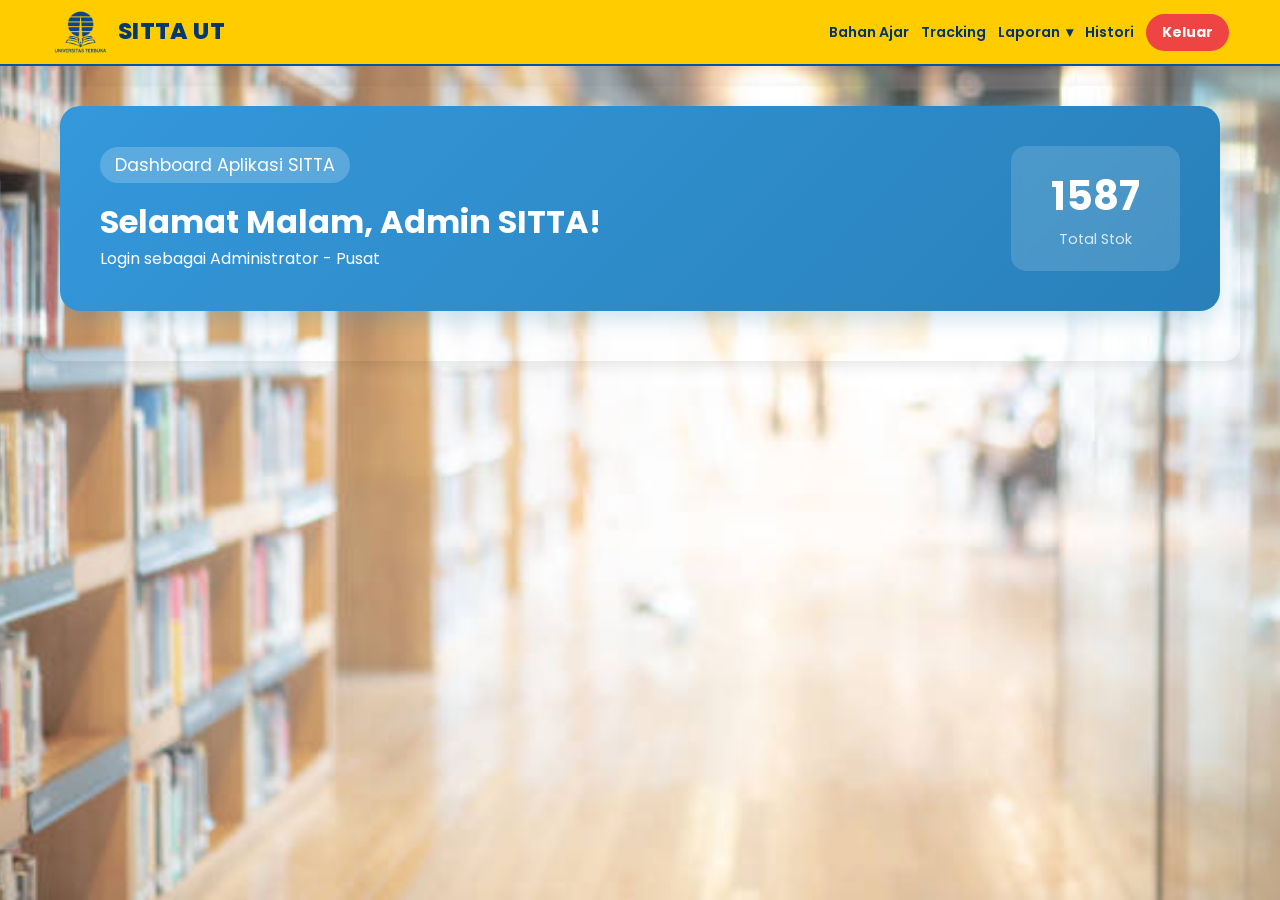
<file: dashboard.html>
<!DOCTYPE html>
<html lang="id">
<head>
    <meta charset="UTF-8">
    <meta name="viewport" content="width=device-width, initial-scale=1.0">
    <title>Dashboard SITTA - Universitas Terbuka</title>
    <link rel="stylesheet" href="css/style.css">
    <link href="https://fonts.googleapis.com/css2?family=Poppins:wght@300;400;600;700&amp;display=swap" rel="stylesheet">
</head>
<body>

    
    <nav class="main-nav nav-minimal">
        <a href="dashboard.html" class="nav-brand-container">
            <div class="nav-brand">
                <img src="img/logo_ut.png" alt="Logo UT" class="nav-logo">
                <div class="brand-text">
                    <span>SITTA UT</span>
                </div>
            </div>
        </a>

        <div class="nav-links">
            <a href="stock.html" class="nav-item">Bahan Ajar</a>
            <a href="tracking.html" class="nav-item">Tracking</a>

            <div class="dropdown">
                <a href="#" class="dropbtn">Laporan <span class="arrow">▾</span></a>
                <div class="dropdown-content">
                    <a href="#">Monitoring Progress DO Bahan Ajar</a>
                    <a href="#">Rekap Bahan Ajar</a>
                </div>
            </div>

            <a href="histori.html" class="nav-item">Histori</a>
            <a href="index.html" class="logout-link logout-minimal">Keluar</a>
        </div>
    </nav>

    
        <div class="dashboard-container">
            <div class="welcome-banner">
        <div class="banner-content">
            <span class="badge">Dashboard Aplikasi SITTA</span>
            <!-- ID ini yang akan kita targetkan untuk greeting dan nama -->
            <h1 id="welcomeText">Selamat Datang!</h1> 
            <p id="userRoleText">Login sebagai Administrator - Pusat</p>
        </div>
        <div class="stats-box">
            <span class="stats-number">1587</span>
            <span class="stats-label">Total Stok</span>
        </div>
    </div>


<!-- GREETING --> 
<script>
    function updateDashboardGreeting() {
        const welcomeElement = document.getElementById('welcomeText');
        const roleElement = document.getElementById('userRoleText');
        
        // 1. Ambil Jam Lokal
        const now = new Date();
        const hours = now.getHours();
        let greeting;

        // 2. Logika Waktu
        if (hours >= 5 && hours < 11) {
            greeting = "Selamat Pagi";
        } else if (hours >= 11 && hours < 15) {
            greeting = "Selamat Siang";
        } else if (hours >= 15 && hours < 18) {
            greeting = "Selamat Sore";
        } else {
            greeting = "Selamat Malam";
        }

        // 3. Ambil Data User dari LocalStorage
        const loggedInUser = localStorage.getItem('userNama') || "Admin SITTA";
        const loggedInRole = localStorage.getItem('userRole') || "Administrator - Pusat";

        // 4. Tampilkan Gabungan Sapaan + Nama
        welcomeElement.innerText = `${greeting}, ${loggedInUser}!`;
        roleElement.innerText = "Login sebagai " + loggedInRole;
    }

    // Jalankan fungsi saat halaman dimuat
    window.onload = updateDashboardGreeting;
</script>

</body>
</html>
</file>
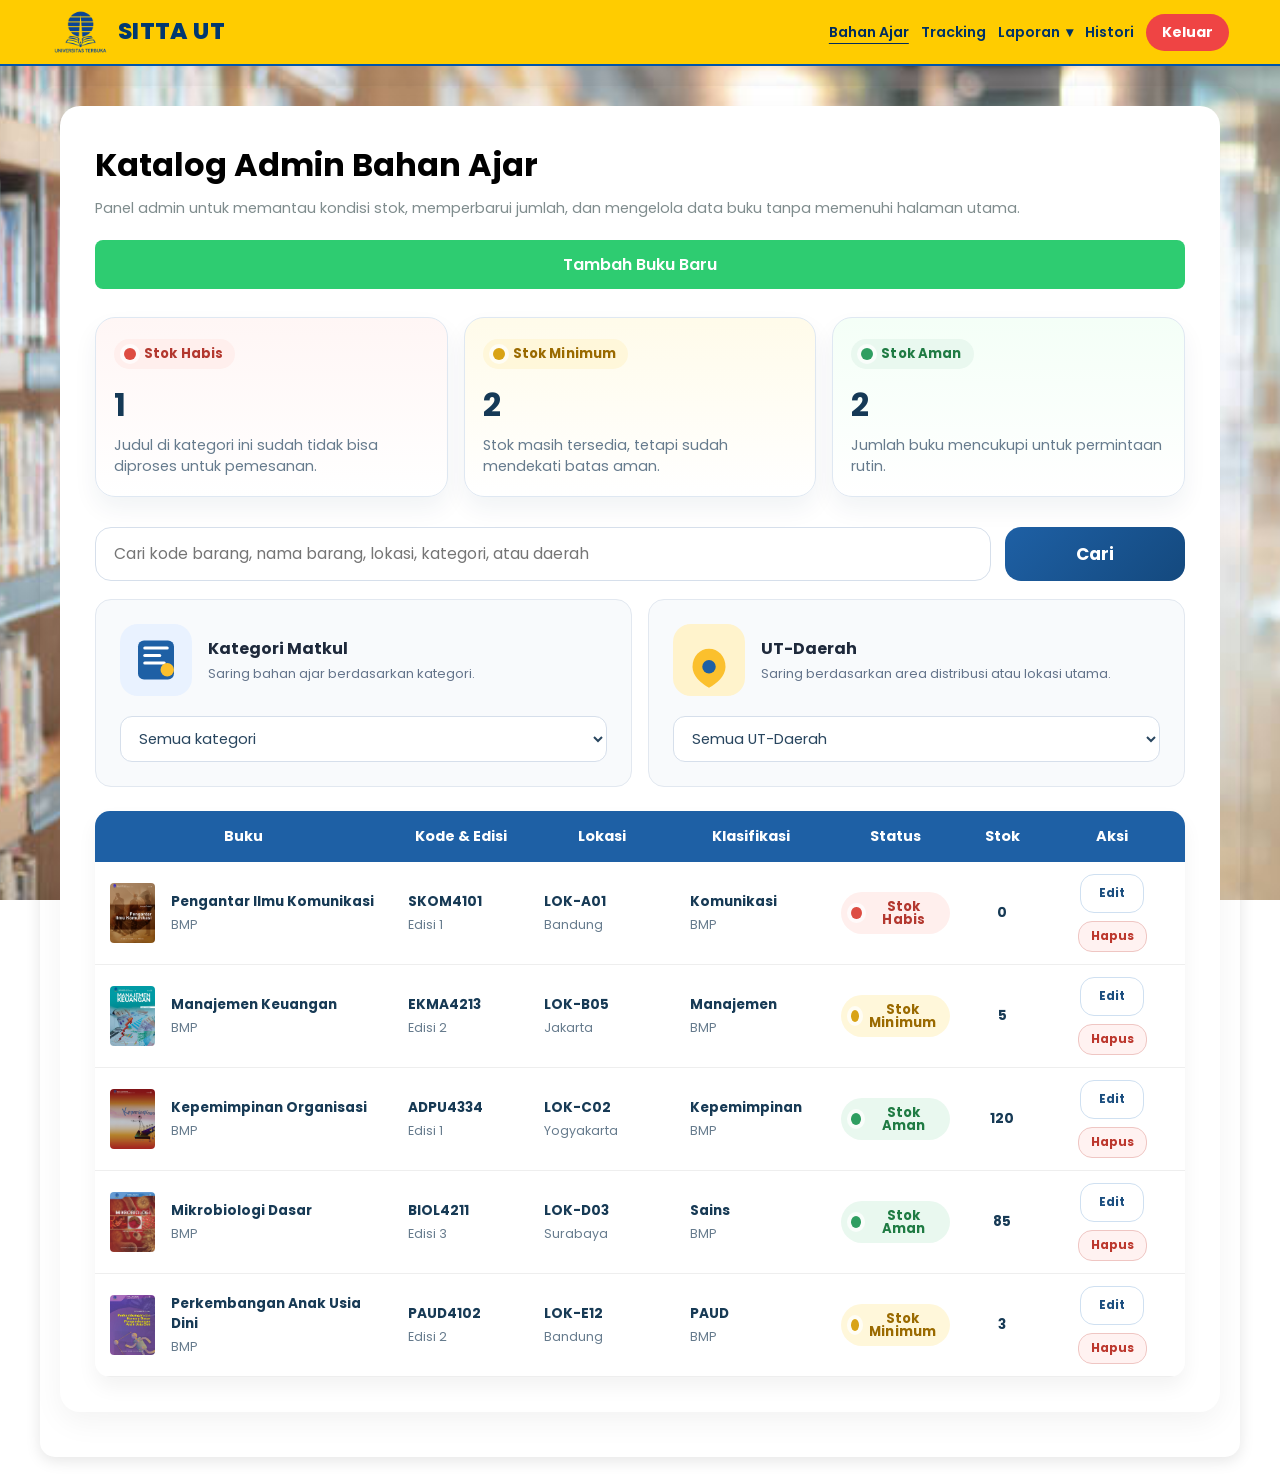
<file: stock.html>
<!DOCTYPE html>
<html lang="id">
<head>
    <meta charset="UTF-8">
    <meta name="viewport" content="width=device-width, initial-scale=1.0">
    <title>Informasi Stok Bahan Ajar - SITTA UT</title>
    <link rel="stylesheet" href="css/style.css">
    <link href="https://fonts.googleapis.com/css2?family=Poppins:wght@300;400;600;700&amp;display=swap" rel="stylesheet">
    <style>
        /* CSS Khusus Efek Zoom Cover Buku */
        .admin-book-cell {
            overflow: visible !important; /* Memastikan gambar tidak terpotong saat membesar */
        }
        .img-table {
            transition: transform 0.2s ease-in-out, box-shadow 0.2s ease-in-out;
            cursor: zoom-in;
            transform-origin: center left; /* Agar membesar ke arah kanan/tengah, tidak menutupi kolom kiri */
        }
        .img-table:hover {
            transform: scale(2.5) !important; /* Memperbesar gambar hingga 2.5 kali lipat saat di-hover */
            position: relative;
            z-index: 9999 !important; /* Memastikan gambar berada di paling depan di atas teks dan baris lain */
            box-shadow: 0 10px 25px rgba(0, 0, 0, 0.35) !important; /* Memberikan bayangan agar terlihat estetik */
        }
    </style>
</head>
<body>
    <nav class="main-nav nav-minimal">
        <a href="dashboard.html" class="nav-brand-container">
            <div class="nav-brand">
                <img src="img/logo_ut.png" alt="Logo UT" class="nav-logo">
                <div class="brand-text">
                    <span>SITTA UT</span>
                </div>
            </div>
        </a>

        <div class="nav-links">
            <a href="stock.html" class="nav-item" aria-current="page">Bahan Ajar</a>
            <a href="tracking.html" class="nav-item">Tracking</a>
            <div class="dropdown">
                <a href="#" class="dropbtn">Laporan <span class="arrow">▾</span></a>
                <div class="dropdown-content">
                    <a href="#">Monitoring Progress DO Bahan Ajar</a>
                    <a href="#">Rekap Bahan Ajar</a>
                </div>
            </div>
            <a href="histori.html" class="nav-item">Histori</a>
            <a href="index.html" class="logout-link logout-minimal">Keluar</a>
        </div>
    </nav>

    <div class="dashboard-container">
        <div class="content-card stock-card">
            <div class="stock-header">
                <div>
                    <h1>Katalog Admin Bahan Ajar</h1>
                    <p class="subtitle">Panel admin untuk memantau kondisi stok, memperbarui jumlah, dan mengelola data buku tanpa memenuhi halaman utama.</p>
                </div>
                <div class="admin-top-actions">
                    <button type="button" class="btn-search admin-link-btn" id="openAddBookBtn">Tambah Buku Baru</button>
                </div>
            </div>

            <div class="stock-status-grid">
                <div class="stock-alert-card stock-alert-red">
                    <span class="stock-indicator stock-indicator-red"><span class="stock-indicator-icon">•</span><span>Stok Habis</span></span>
                    <strong id="countRed">0</strong>
                    <p>Judul di kategori ini sudah tidak bisa diproses untuk pemesanan.</p>
                </div>
                <div class="stock-alert-card stock-alert-yellow">
                    <span class="stock-indicator stock-indicator-yellow"><span class="stock-indicator-icon">•</span><span>Stok Minimum</span></span>
                    <strong id="countYellow">0</strong>
                    <p>Stok masih tersedia, tetapi sudah mendekati batas aman.</p>
                </div>
                <div class="stock-alert-card stock-alert-green">
                    <span class="stock-indicator stock-indicator-green"><span class="stock-indicator-icon">•</span><span>Stok Aman</span></span>
                    <strong id="countGreen">0</strong>
                    <p>Jumlah buku mencukupi untuk permintaan rutin.</p>
                </div>
            </div>

            <form id="inventoryForm" class="search-container search-panel">
                <div class="search-single-row">
                    <div class="search-input-wrap">
                        <input type="text" id="globalSearch" placeholder="Cari kode barang, nama barang, lokasi, kategori, atau daerah">
                    </div>
                    <button type="submit" class="btn-search">Cari</button>
                </div>

                <div class="image-filter-grid">
                    <label class="image-filter-card" for="filterCategory">
                        <div class="filter-main-content">
                            <div class="filter-visual filter-subject">
                                <img
                                    src="data:image/svg+xml;utf8,%3Csvg xmlns='http://www.w3.org/2000/svg' viewBox='0 0 96 96'%3E%3Crect width='96' height='96' rx='24' fill='%23e9f2ff'/%3E%3Crect x='24' y='22' width='48' height='52' rx='8' fill='%231e60a5'/%3E%3Crect x='31' y='30' width='34' height='4' rx='2' fill='white'/%3E%3Crect x='31' y='40' width='24' height='4' rx='2' fill='white'/%3E%3Crect x='31' y='50' width='30' height='4' rx='2' fill='white'/%3E%3Ccircle cx='63' cy='61' r='9' fill='%23fbc02d'/%3E%3C/svg%3E"
                                    alt="Ikon kategori matkul"
                                >
                            </div>
                            <div class="filter-copy">
                                <span class="filter-label">Kategori Matkul</span>
                                <span class="filter-desc">Saring bahan ajar berdasarkan kategori.</span>
                            </div>
                        </div>
                        <select id="filterCategory" class="filter-select-box">
                            <option value="">Semua Kategori</option>
                            <option value="Komunikasi">Komunikasi</option>
                            <option value="Manajemen">Manajemen</option>
                            <option value="Kepemimpinan">Kepemimpinan</option>
                            <option value="Sains">Sains</option>
                            <option value="PAUD">PAUD</option>
                            <option value="Umum">Umum</option>
                        </select>
                    </label>

                    <label class="image-filter-card" for="filterRegion">
                        <div class="filter-main-content">
                            <div class="filter-visual filter-region">
                                <img
                                    src="data:image/svg+xml;utf8,%3Csvg xmlns='http://www.w3.org/2000/svg' viewBox='0 0 96 96'%3E%3Crect width='96' height='96' rx='24' fill='%23fff3cc'/%3E%3Cpath d='M26 57c0-14 10-24 22-24s22 10 22 24c0 12-11 22-22 28C37 79 26 69 26 57Z' fill='%23fbc02d'/%3E%3Ccircle cx='48' cy='57' r='9' fill='%231e60a5'/%3E%3C/svg%3E"
                                    alt="Ikon filter UT-Daerah"
                                >
                            </div>
                            <div class="filter-copy">
                                <span class="filter-label">UT-Daerah</span>
                                <span class="filter-desc">Saring berdasarkan area distribusi atau lokasi utama.</span>
                            </div>
                        </div>
                        <select id="filterRegion" class="filter-select-box">
                            <option value="">Semua UT-Daerah</option>
                            <option value="Bandung">Bandung</option>
                            <option value="Jakarta">Jakarta</option>
                            <option value="Yogyakarta">Yogyakarta</option>
                            <option value="Surabaya">Surabaya</option>
                        </select>
                    </label>
                </div>
            </form>

            <div class="table-container stock-table-wrap admin-table-wrap">
                <table class="admin-stock-table">
                    <thead>
                        <tr>
                            <th>Buku</th>
                            <th>Kode & Edisi</th>
                            <th>Lokasi</th>
                            <th>Klasifikasi</th>
                            <th>Status</th>
                            <th>Stok</th>
                            <th>Aksi</th>
                        </tr>
                    </thead>
                    <tbody id="mainTableBody"></tbody>
                </table>
                <p id="emptyState" class="empty-state" hidden>Tidak ada data yang cocok dengan pencarian atau filter yang dipilih.</p>
            </div>
        </div>
    </div>

    <div id="bookFormModal" class="book-modal" hidden>
        <div class="book-modal-backdrop" data-close-modal="bookFormModal"></div>
        <div class="book-modal-panel admin-modal-panel" role="dialog" aria-modal="true" aria-labelledby="bookFormTitle">
            <button type="button" class="modal-close" data-close-button="bookFormModal" aria-label="Tutup popup">×</button>
            <div class="admin-modal-body">
                <div class="section-head admin-modal-head">
                    <div>
                        <h2 id="bookFormTitle">Tambah Buku Baru</h2>
                        <p id="bookFormSubtitle" class="subtitle">Lengkapi data buku baru agar langsung masuk ke katalog admin dan user.</p>
                    </div>
                </div>
                <form id="bookForm" class="user-order-form">
                    <div class="input-group">
                        <label for="bookFormMode">Mode Form</label>
                        <input type="text" id="bookFormMode" readonly value="Tambah Buku">
                    </div>
                    <div class="user-form-grid">
                        <div class="input-group">
                            <label for="formKodeBarang">Kode Barang</label>
                            <input type="text" id="formKodeBarang" required>
                        </div>
                        <div class="input-group">
                            <label handle for="formNamaBarang">Nama Barang</label>
                            <input type="text" id="formNamaBarang" required>
                        </div>
                        <div class="input-group">
                            <label for="formKodeLokasi">Kode Lokasi</label>
                            <input type="text" id="formKodeLokasi" required>
                        </div>
                        <div class="input-group">
                            <label for="formJenisBarang">Jenis</label>
                            <input type="text" id="formJenisBarang" value="BMP" required>
                        </div>
                        <div class="input-group">
                            <label for="formEdisi">Edisi</label>
                            <input type="text" id="formEdisi" value="1" required>
                        </div>
                        <div class="input-group">
                            <label for="formStok">Stok</label>
                            <input type="number" id="formStok" min="0" value="0" required>
                        </div>
                        <div class="input-group">
                            <label for="formKategori">Kategori</label>
                            <select id="formKategori">
                                <option value="Komunikasi">Komunikasi</option>
                                <option value="Manajemen">Manajemen</option>
                                <option value="Kepemimpinan">Kepemimpinan</option>
                                <option value="Sains">Sains</option>
                                <option value="PAUD">PAUD</option>
                                <option value="Umum">Umum</option>
                            </select>
                        </div>
                        <div class="input-group">
                            <label for="formRegion">UT-Daerah</label>
                            <input type="text" id="formRegion" placeholder="Contoh: Bandung" required>
                        </div>
                        <div class="input-group">
                            <label for="formCover">Path Gambar</label>
                            <input type="text" id="formCover" placeholder="img/nama-file.jpg" required>
                        </div>
                    </div>
                    <div class="order-actions">
                        <button type="submit" class="btn-search order-submit" id="bookFormSubmit">Simpan Buku</button>
                        <p id="bookFormFeedback" class="order-feedback"></p>
                    </div>
                </form>
            </div>
        </div>
    </div>

    <script src="js/data.js"></script>
    <script src="js/inventoryStore.js"></script>
    <script>
        document.addEventListener('DOMContentLoaded', function () {
            const searchForm = document.getElementById('inventoryForm');
            const searchInput = document.getElementById('globalSearch');
            const categoryFilter = document.getElementById('filterCategory');
            const regionFilter = document.getElementById('filterRegion');
            const tableBody = document.getElementById('mainTableBody');
            const emptyState = document.getElementById('emptyState');
            const bookForm = document.getElementById('bookForm');
            const bookFormFeedback = document.getElementById('bookFormFeedback');
            const openAddBookBtn = document.getElementById('openAddBookBtn');
            const bookFormModal = document.getElementById('bookFormModal');
            const counts = {
                red: document.getElementById('countRed'),
                yellow: document.getElementById('countYellow'),
                green: document.getElementById('countGreen')
            };

            let formMode = 'create';
            let editingCode = '';

            window.openModal = function(id) {
                document.getElementById(id).hidden = false;
                document.body.classList.add('modal-open');
            }

            window.closeModal = function(id) {
                document.getElementById(id).hidden = true;
                if (!Array.from(document.querySelectorAll('.book-modal')).some(function (modal) { return !modal.hidden; })) {
                    document.body.classList.remove('modal-open');
                }
            }

            function renderFilterOptions() {
                const books = inventoryStore.getInventory();
                const categoryValue = categoryFilter.value;
                const regionValue = regionFilter.value;
                const categories = Array.from(new Set(books.map(function (book) {
                    return book.kategori || 'Umum';
                }))).sort();
                const regions = Array.from(new Set(books.map(function (book) {
                    return book.region || '';
                }).filter(Boolean))).sort();

                categoryFilter.innerHTML = '<option value="">Semua kategori</option>' + categories.map(function (item) {
                    const selected = item === categoryValue ? ' selected' : '';
                    return '<option value="' + item + '"' + selected + '>' + item + '</option>';
                }).join('');

                regionFilter.innerHTML = '<option value="">Semua UT-Daerah</option>' + regions.map(function (item) {
                    const selected = item === regionValue ? ' selected' : '';
                    return '<option value="' + item + '"' + selected + '>' + item + '</option>';
                }).join('');
            }

            function resetBookForm() {
                formMode = 'create';
                editingCode = '';
                document.getElementById('bookFormTitle').textContent = 'Tambah Buku Baru';
                document.getElementById('bookFormSubtitle').textContent = 'Lengkapi data buku baru agar langsung masuk ke katalog admin dan user.';
                document.getElementById('bookFormMode').value = 'Tambah Buku';
                document.getElementById('bookFormSubmit').textContent = 'Simpan Buku';
                bookForm.reset();
                document.getElementById('formJenisBarang').value = 'BMP';
                document.getElementById('formEdisi').value = '1';
                document.getElementById('formStok').value = '0';
                document.getElementById('formKodeBarang').readOnly = false;
                bookFormFeedback.textContent = '';
            }

            function fillBookForm(book) {
                formMode = 'edit';
                editingCode = book.kodeBarang;
                document.getElementById('bookFormTitle').textContent = 'Edit Data Buku';
                document.getElementById('bookFormSubtitle').textContent = 'Perbarui data buku yang dipilih tanpa pindah ke panel terpisah.';
                document.getElementById('bookFormMode').value = 'Edit Buku';
                document.getElementById('bookFormSubmit').textContent = 'Update Buku';
                document.getElementById('formKodeBarang').value = book.kodeBarang;
                document.getElementById('formNamaBarang').value = book.namaBarang;
                document.getElementById('formKodeLokasi').value = book.kodeLokasi;
                document.getElementById('formJenisBarang').value = book.jenisBarang;
                document.getElementById('formEdisi').value = book.edisi;
                document.getElementById('formKategori').value = book.kategori || 'Umum';
                document.getElementById('formRegion').value = book.region || '';
                document.getElementById('formStok').value = book.stok;
                document.getElementById('formCover').value = book.cover;
                document.getElementById('formKodeBarang').readOnly = true;
                bookFormFeedback.textContent = '';
            }

            function renderTable() {
                const books = inventoryStore.getInventory();
                const keyword = searchInput.value.toLowerCase().trim();
                const selectedCategory = categoryFilter.value.toLowerCase();
                const selectedRegion = regionFilter.value.toLowerCase();
                const summary = { red: 0, yellow: 0, green: 0 };

                books.forEach(function (book) {
                    summary[inventoryStore.getStockStatus(book.stok).key] += 1;
                });

                counts.red.textContent = String(summary.red);
                counts.yellow.textContent = String(summary.yellow);
                counts.green.textContent = String(summary.green);
                renderFilterOptions();

                const filtered = books.filter(function (book) {
                    const rowText = [
                        book.kodeLokasi,
                        book.kodeBarang,
                        book.namaBarang,
                        book.jenisBarang,
                        book.edisi,
                        book.kategori,
                        book.region
                    ].join(' ').toLowerCase();

                    return (!keyword || rowText.includes(keyword)) &&
                        (!selectedCategory || (book.kategori || '').toLowerCase() === selectedCategory) &&
                        (!selectedRegion || (book.region || '').toLowerCase() === selectedRegion);
                });

                tableBody.innerHTML = filtered.map(function (book) {
                    const status = inventoryStore.getStockStatus(book.stok);

                    return '' +
                        '<tr>' +
                            '<td>' +
                                '<div class="admin-book-cell">' +
                                    '<img src="' + book.cover + '" class="img-table" alt="' + book.namaBarang + '">' +
                                    '<div class="admin-book-copy">' +
                                        '<strong>' + book.namaBarang + '</strong>' +
                                        '<span>' + book.jenisBarang + '</span>' +
                                    '</div>' +
                                '</div>' +
                            '</td>' +
                            '<td>' +
                                '<div class="admin-inline-stack">' +
                                    '<strong>' + book.kodeBarang + '</strong>' +
                                    '<span>Edisi ' + book.edisi + '</span>' +
                                '</div>' +
                            '</td>' +
                            '<td>' +
                                '<div class="admin-inline-stack">' +
                                    '<strong>' + book.kodeLokasi + '</strong>' +
                                    '<span>' + (book.region || '-') + '</span>' +
                                '</div>' +
                            '</td>' +
                            '<td>' +
                                '<div class="admin-inline-stack">' +
                                    '<strong>' + (book.kategori || 'Umum') + '</strong>' +
                                    '<span>' + book.jenisBarang + '</span>' +
                                '</div>' +
                            '</td>' +
                            '<td><span class="stock-indicator stock-indicator-' + status.key + '"><span class="stock-indicator-icon">' + status.icon + '</span><span>' + status.shortLabel + '</span></span></td>' +
                            '<td><strong class="admin-stock-number">' + book.stok + '</strong></td>' +
                            '<td>' +
                                '<div class="table-action-group">' +
                                    '<button type="button" class="btn-secondary btn-table-action" data-edit="' + book.kodeBarang + '">Edit</button>' +
                                    '<button type="button" class="btn-danger btn-table-action" data-delete="' + book.kodeBarang + '">Hapus</button>' +
                                '</div>' +
                            '</td>' +
                        '</tr>';
                }).join('');

                emptyState.hidden = filtered.length !== 0;
            }

            searchForm.addEventListener('submit', function (event) {
                event.preventDefault();
                renderTable();
            });

            searchInput.addEventListener('input', renderTable);
            categoryFilter.addEventListener('change', renderTable);
            regionFilter.addEventListener('change', renderTable);

            openAddBookBtn.addEventListener('click', function () {
                resetBookForm();
                openModal('bookFormModal');
            });

            document.addEventListener('click', function(e) {
                const closeBtn = e.target.closest('[data-close-button]');
                if (closeBtn) {
                    closeModal(closeBtn.getAttribute('data-close-button'));
                }
                const closeBackdrop = e.target.closest('[data-close-modal]');
                if (closeBackdrop) {
                    closeModal(closeBackdrop.getAttribute('data-close-modal'));
                }
            });

            bookForm.addEventListener('submit', function (event) {
                event.preventDefault();
                const kodeBarang = document.getElementById('formKodeBarang').value.trim();

                if (formMode === 'create' && inventoryStore.findBook(kodeBarang)) {
                    bookFormFeedback.textContent = 'Kode barang sudah ada. Gunakan kode yang berbeda.';
                    return;
                }

                const updated = inventoryStore.upsertBook({
                    kodeBarang: kodeBarang,
                    namaBarang: document.getElementById('formNamaBarang').value.trim(),
                    kodeLokasi: document.getElementById('formKodeLokasi').value.trim(),
                    jenisBarang: document.getElementById('formJenisBarang').value.trim(),
                    edisi: document.getElementById('formEdisi').value.trim(),
                    kategori: document.getElementById('formKategori').value,
                    region: document.getElementById('formRegion').value.trim(),
                    stok: Number(document.getElementById('formStok').value),
                    cover: document.getElementById('formCover').value.trim()
                });

                bookFormFeedback.textContent = formMode === 'create'
                    ? 'Buku baru ' + updated.kodeBarang + ' berhasil ditambahkan.'
                    : 'Data buku ' + updated.kodeBarang + ' berhasil diperbarui.';

                renderTable();

                if (formMode === 'create') {
                    resetBookForm();
                }
            });

            tableBody.addEventListener('click', function (event) {
                const editCode = event.target.getAttribute('data-edit');
                const deleteCode = event.target.getAttribute('data-delete');

                if (editCode) {
                    const book = inventoryStore.findBook(editCode);
                    if (book) {
                        fillBookForm(book);
                        openModal('bookFormModal');
                    }
                }

                if (deleteCode) {
                    const confirmed = window.confirm('Hapus buku ' + deleteCode + ' dari katalog admin?');
                    if (!confirmed) {
                        return;
                    }

                    inventoryStore.deleteBook(deleteCode);
                    renderTable();
                }
            });

            renderTable();
            resetBookForm();
        });
    </script>
</body>
</html>
</file>
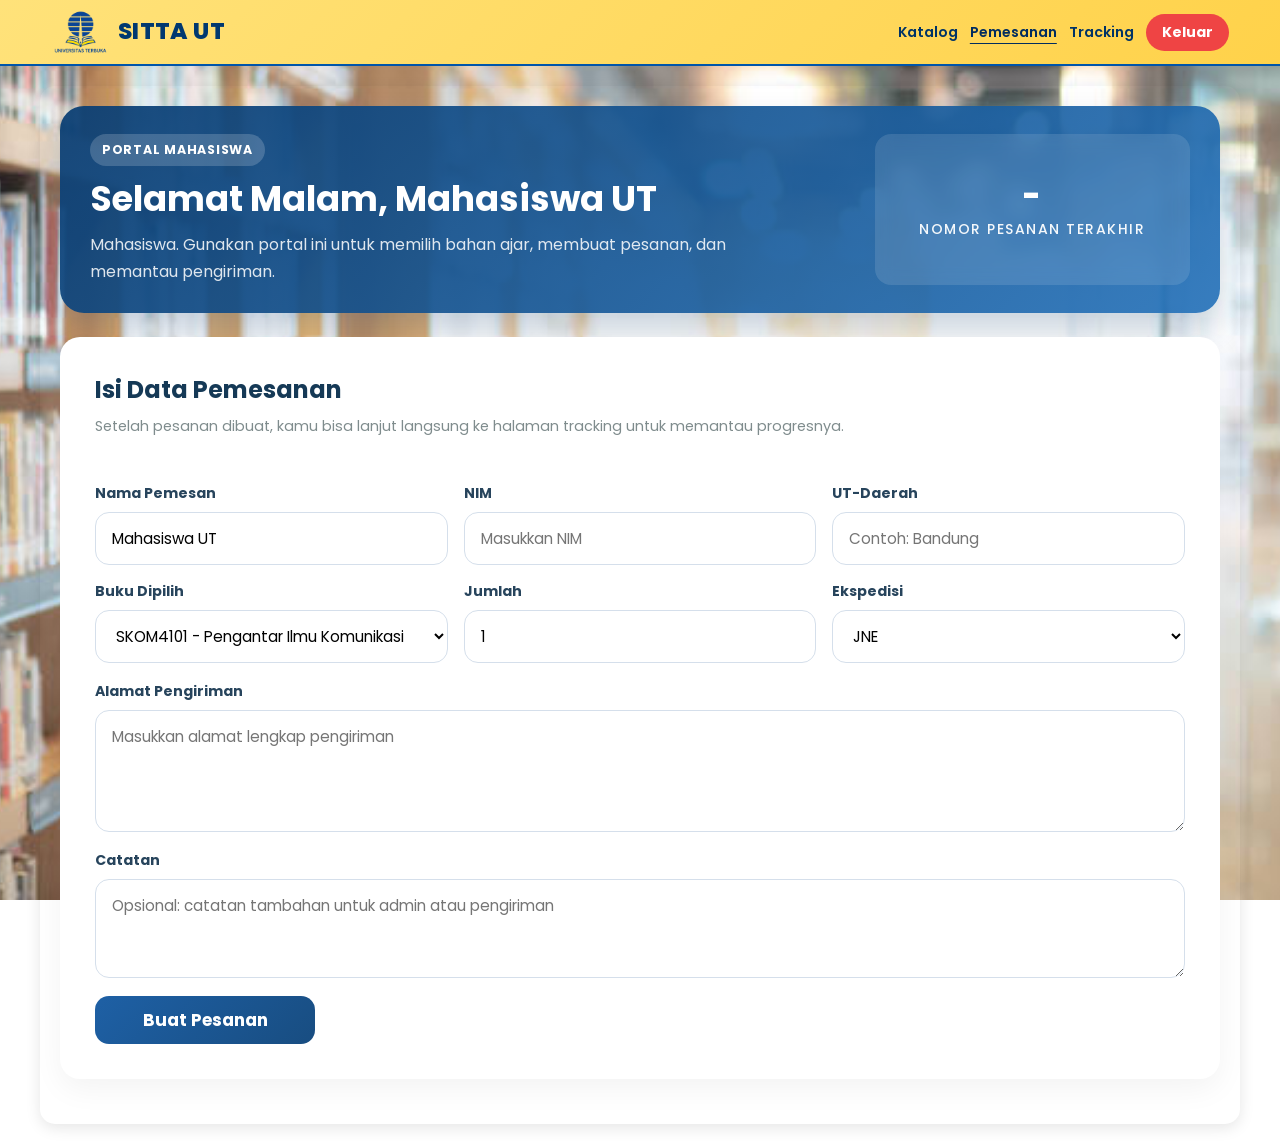
<file: user-pemesanan.html>
<!DOCTYPE html>
<html lang="id">
<head>
    <meta charset="UTF-8">
    <meta name="viewport" content="width=device-width, initial-scale=1.0">
    <title>Form Pemesanan - SITTA UT</title>
    <link rel="stylesheet" href="css/style.css">
    <link href="https://fonts.googleapis.com/css2?family=Poppins:wght@300;400;600;700&amp;display=swap" rel="stylesheet">
</head>
<body>
    <nav class="main-nav nav-minimal user-nav">
        <a href="user-katalog.html" class="nav-brand-container">
            <div class="nav-brand">
                <img src="img/logo_ut.png" alt="Logo UT" class="nav-logo">
                <div class="brand-text">
                    <span>SITTA UT</span>
                </div>
            </div>
        </a>

        <div class="nav-links">
            <a href="user-katalog.html" class="nav-item">Katalog</a>
            <a href="user-pemesanan.html" class="nav-item" aria-current="page">Pemesanan</a>
            <a href="user-tracking.html" class="nav-item">Tracking</a>
            <a href="index.html" class="logout-link logout-minimal">Keluar</a>
        </div>
    </nav>

    <div class="dashboard-container user-page-shell">
        <section class="user-hero">
            <div class="user-hero-copy">
                <span class="user-badge">Portal Mahasiswa</span>
                <h1 id="userGreeting">Form Pemesanan</h1>
                <p id="userSummary">Lengkapi data pemesanan bahan ajar dan simpan nomor pesanan untuk tracking.</p>
            </div>
            <div class="user-hero-stat">
                <strong id="latestOrderStat">-</strong>
                <span>Nomor pesanan terakhir</span>
            </div>
        </section>

        <section class="content-card">
            <div class="section-head">
                <div>
                    <h2>Isi Data Pemesanan</h2>
                    <p class="subtitle">Setelah pesanan dibuat, kamu bisa lanjut langsung ke halaman tracking untuk memantau progresnya.</p>
                </div>
            </div>

            <form id="orderForm" class="user-order-form">
                <div class="user-form-grid">
                    <div class="input-group">
                        <label for="orderNama">Nama Pemesan</label>
                        <input type="text" id="orderNama" required>
                    </div>
                    <div class="input-group">
                        <label for="orderNim">NIM</label>
                        <input type="text" id="orderNim" placeholder="Masukkan NIM" required>
                    </div>
                    <div class="input-group">
                        <label for="orderLokasi">UT-Daerah</label>
                        <input type="text" id="orderLokasi" placeholder="Contoh: Bandung" required>
                    </div>
                    <div class="input-group">
                        <label for="orderBook">Buku Dipilih</label>
                        <select id="orderBook" required></select>
                    </div>
                    <div class="input-group">
                        <label for="orderQty">Jumlah</label>
                        <input type="number" id="orderQty" min="1" value="1" required>
                    </div>
                    <div class="input-group">
                        <label for="orderCourier">Ekspedisi</label>
                        <select id="orderCourier" required>
                            <option value="JNE">JNE</option>
                            <option value="Pos Indonesia">Pos Indonesia</option>
                            <option value="SiCepat">SiCepat</option>
                        </select>
                    </div>
                </div>

                <div class="input-group">
                    <label for="orderAddress">Alamat Pengiriman</label>
                    <textarea id="orderAddress" rows="4" placeholder="Masukkan alamat lengkap pengiriman" required></textarea>
                </div>

                <div class="input-group">
                    <label for="orderNote">Catatan</label>
                    <textarea id="orderNote" rows="3" placeholder="Opsional: catatan tambahan untuk admin atau pengiriman"></textarea>
                </div>

                <div class="order-actions">
                    <button type="submit" class="btn-search order-submit">Buat Pesanan</button>
                    <p id="orderFeedback" class="order-feedback"></p>
                </div>
            </form>
        </section>
    </div>

    <script src="js/data.js"></script>
    <script src="js/inventoryStore.js"></script>
    <script src="js/userPortal.js"></script>
    <script>
        document.addEventListener('DOMContentLoaded', function () {
            const params = new URLSearchParams(window.location.search);
            const selectedCode = params.get('selected') || '';
            const session = userPortal.getUserSession();
            const greeting = document.getElementById('userGreeting');
            const summary = document.getElementById('userSummary');
            const latestOrderStat = document.getElementById('latestOrderStat');
            const orderForm = document.getElementById('orderForm');
            const orderBook = document.getElementById('orderBook');
            const orderFeedback = document.getElementById('orderFeedback');

            userPortal.fillUserGreeting(greeting, summary);
            latestOrderStat.textContent = userPortal.getLatestOrderNumber() || '-';
            userPortal.populateOrderOptions(orderBook, selectedCode);

            document.getElementById('orderNama').value = session.nama;
            document.getElementById('orderLokasi').value = session.lokasi;

            orderForm.addEventListener('submit', function (event) {
                event.preventDefault();

                const order = userPortal.createOrder({
                    nama: document.getElementById('orderNama').value.trim(),
                    nim: document.getElementById('orderNim').value.trim(),
                    lokasi: document.getElementById('orderLokasi').value.trim(),
                    kodeBarang: orderBook.value,
                    qty: document.getElementById('orderQty').value,
                    ekspedisi: document.getElementById('orderCourier').value,
                    alamat: document.getElementById('orderAddress').value.trim(),
                    catatan: document.getElementById('orderNote').value.trim()
                });

                if (!order) {
                    return;
                }

                // ==========================================================================
                // INTEGRASI DATA: SIMPAN KE LOCALSTORAGE UNTUK TRACKING DO
                // ==========================================================================
                let customTracking = JSON.parse(localStorage.getItem('custom_tracking')) || {};
                
                // Ambil tanggal hari ini format lokal YYYY-MM-DD
                const tglHariIni = new Date().toISOString().split('T')[0];
                const jamMenitDetik = new Date().toTimeString().split(' ')[0];

                // Daftarkan pesanan baru ke object database tracking bersama
                customTracking[order.nomor] = {
                    nama: document.getElementById('orderNama').value.trim(),
                    status: "Dalam Perjalanan",
                    ekspedisi: document.getElementById('orderCourier').value,
                    tanggalKirim: tglHariIni,
                    paket: orderBook.value,
                    bayar: "Rp " + (50000 * parseInt(document.getElementById('orderQty').value)).toLocaleString('id-ID'), 
                    persentase: "30%",
                    riwayat: [
                        `<b>${tglHariIni} ${jamMenitDetik}</b><br>Pesanan berhasil dibuat oleh mahasiswa. Menunggu konfirmasi Gudang Pusat UT.`,
                        `<b>${tglHariIni} ${jamMenitDetik}</b><br>Bahan ajar siap dipacking oleh Admin Logistik.`
                    ]
                };

                // Kunci data ke dalam localStorage browser
                localStorage.setItem('custom_tracking', JSON.stringify(customTracking));
                // ==========================================================================

                latestOrderStat.textContent = order.nomor;
                orderFeedback.innerHTML = 'Pesanan berhasil dibuat dengan nomor <strong>' + order.nomor + '</strong>. <a href="user-tracking.html?order=' + encodeURIComponent(order.nomor) + '">Lihat tracking</a>.';
                orderForm.reset();
                document.getElementById('orderNama').value = session.nama;
                document.getElementById('orderLokasi').value = session.lokasi;
                userPortal.populateOrderOptions(orderBook, selectedCode || orderBook.value);
            });
        });
    </script>
</body>
</html>
</file>
<file: css/style.css>
/* --- INDEX Styles --- */
:root {
    --ut-blue: #1e60a5;
    --ut-yellow: #fbc02d;
    --text-dark: #2c3e50;
    --text-muted: #7f8c8d;
    --white: #ffffff;
    }

    * {
        margin: 0;
        padding: 0;
        box-sizing: border-box;
        font-family: 'Poppins', sans-serif;
    }

    body.login-body {
        background-image:
            linear-gradient(135deg, rgba(7, 34, 60, 0.72), rgba(19, 79, 132, 0.54)),
            url("../img/Light.jpg");
        background-size: cover;
        background-position: center;
        background-repeat: no-repeat;
        background-attachment: fixed;
        min-height: 100vh;
        margin: 0;
        padding: 32px 20px;
        display: flex;
        justify-content: center;
        align-items: center;
    }

    #halaman-login.login-shell {
        width: min(1080px, 100%);
        display: grid;
        grid-template-columns: minmax(320px, 420px) minmax(320px, 1fr);
        gap: 24px;
        align-items: stretch;
    }

    /* Font Login */
    #halaman-login * {
        box-sizing: border-box;
        margin: 0;
        padding: 0;
        font-family: 'Poppins', sans-serif;
    }

    /* Kartu Login */
    #halaman-login .login-card {
        background: rgba(255, 255, 255, 0.97);
        padding: 34px 32px;
        border-radius: 28px;
        box-shadow: 0 24px 48px rgba(0,0,0,0.16);
        width: 100%;
        text-align: center;
        z-index: 10;
        display: flex;
        flex-direction: column;
        justify-content: center;
        min-height: 640px;
    }

    #halaman-login .logo-wrapper {
        margin-bottom: 14px;
    }

    #halaman-login .ut-circle {
        width: 120px;
        height: 120px;
        margin: 0 auto;
        border-radius: 50%;
        background: linear-gradient(180deg, #fff7d6, #ffffff);
        display: flex;
        align-items: center;
        justify-content: center;
        box-shadow: inset 0 0 0 1px rgba(251, 192, 45, 0.28);
    }

    /* Logo Lingkaran */
    #halaman-login .ut-circle img {
        width: 100px; 
        height: auto;
    }

    /* Header Text */
    #halaman-login .header-text h1 {
        font-size: 28px;
        color: var(--text-dark);
        font-weight: 700;
        margin-bottom: 6px;
    }

    #halaman-login .header-text p {
        font-size: 14px;
        color: var(--text-muted);
        margin-bottom: 26px;
    }

    /* Form Styling */
    #halaman-login .input-group {
        text-align: left;
        margin-bottom: 15px;
    }

    #halaman-login .input-group label {
        display: block;
        font-size: 13px;
        font-weight: 600;
        margin-bottom: 7px;
        color: var(--text-dark);
    }

    #halaman-login .input-group input {
        width: 100%;
        padding: 13px 14px;
        border: 1px solid #dcdde1;
        border-radius: 12px;
        outline: none;
        background-color: #f9f9f9;
        font-size: 14px;
        transition: 0.3s;
    }

    #halaman-login .input-group input:focus {
        border-color: var(--ut-blue);
        background-color: #fff;
        box-shadow: 0 0 8px rgba(30, 96, 165, 0.2);
    }

    /* Tombol Login */
    #halaman-login .btn-login {
        width: 100%;
        padding: 13px;
        background-color: var(--ut-yellow);
        color: #1a237e;
        border: none;
        border-radius: 12px;
        font-size: 15px;
        font-weight: 700;
        cursor: pointer;
        transition: 0.3s;
        margin-top: 12px;
        box-shadow: 0 4px 6px rgba(0,0,0,0.1);
    }

    #halaman-login .btn-login:hover {
        background-color: #f3cd35;
        transform: translateY(-1px);
    }

    /* Footer Links (Lupa Password & Daftar) */
    #halaman-login .footer-links {
        display: flex;
        justify-content: space-between;
        margin-top: 18px;
        font-size: 13px;
        gap: 12px;
    }

    #halaman-login .footer-links a {
        color: #3498db;
        text-decoration: none;
        font-weight: 600;
    }

    #halaman-login .footer-links a:hover {
        text-decoration: underline;
    }


    /* --- Pop-Up Lupa Password & Daftar --- */
    .swal2-popup {
        width: 450px !important;      /* Lebar kotak pop-up yang ideal */
        padding: 30px !important;     /* Ruang napas di dalam kotak */
        border-radius: 20px !important; /* Sudut kotak yang lebih tumpul/halus */
    }

    .swal2-icon { /* Ukuran Lingkaran Icon (Tanda Seru/Tanya) */
        width: 80px !important;       /* Ukuran lingkaran icon */
        height: 80px !important;      /* Harus sama dengan width agar bulat sempurna */
        margin: 20px auto !important; /* Menaruh tepat di tengah atas */
        border-width: 3px !important; /* Ketebalan garis lingkaran */
    }

    .swal2-icon .swal2-icon-content { /* Ukuran Font Simbol di dalam Lingkaran */
        font-size: 50px !important;   /* Memperbesar tanda 'i' atau '?' agar jelas */
        display: flex !important;
        align-items: center !important;
        justify-content: center !important;
    }

    .swal2-title { /* Ukuran Judul (Lupa Password / Buat Akun) */
        font-size: 22px !important;   /* Ukuran judul yang tegas */
        font-weight: 700 !important;
        color: #444 !important;
    }

    .swal2-html-container { /* Ukuran Teks Penjelasan */
        font-size: 15px !important;   /* Ukuran teks paragraf agar mudah dibaca */
        line-height: 1.6 !important;  /* Jarak antar baris teks agar tidak rapat */
        color: #666 !important;
    }

    .swal2-confirm { /* Ukuran Tombol Tutup / OK */
        padding: 12px 40px !important; /* Tombol dibuat lebih panjang ke samping */
        font-size: 15px !important;
        border-radius: 10px !important;
        margin-top: 15px !important;
    }

    .swal2-confirm:hover {
        filter: brightness(1.1); /* Tombol jadi lebih cerah */
        transform: translateY(-2px); /* Tombol sedikit naik ke atas */
        transition: 0.2s;        /* Transisi halus */
    }


    /* Pop-up Login berhasil dan Login Gagal */
    .my-rounded-popup { /* Container/Kotak Pop-up utama */
        border-radius: 15px !important;  /* kelengkungan sudut kotak agar tidak kaku/tajam */
        padding: 2rem !important;        /* jarak antara tepi kotak dengan konten di dalamnya */
    }

    .my-rounded-popup .swal2-title { /* Bagian Judul (contoh: "Login Berhasil!") */
        font-size: 26px !important;      /* ukuran huruf judul agar terlihat besar dan jelas */
        font-weight: 700 !important;     /* Membuat huruf judul menjadi tebal (bold) */
        color: #444 !important;        /* warna abu-abu gelap yang elegan pada teks judul */
        margin-bottom: 10px !important;  /* jarak antara judul dengan teks penjelasan di bawahnya */
    }

    .my-rounded-popup .swal2-html-container { /* Bagian Teks Penjelasan (contoh: "Selamat datang, Admin SITTA!") */
        font-size: 16px !important;      /* ukuran huruf isi pesan agar nyaman dibaca */
        color: #666 !important;        /* warna abu-abu yang lebih lembut untuk teks penjelasan */
        margin-bottom: 20px !important;  /* jarak antara teks penjelasan dengan tombol di bawahnya */
    }

    .my-confirm-btn { /* Bagian Tombol (contoh: "Lanjutkan" atau "OK") */
        padding: 10px 35px !important;  /* ukuran tombol (10px tinggi, 35px lebar ke samping) */
        font-size: 16px !important;     /* ukuran huruf di dalam tombol */
        font-weight: 600 !important;    /* huruf di dalam tombol agak tebal */
        border-radius: 8px !important;  /* kelengkungan sudut pada tombol agar senada dengan kotak pop-up */
    }

    my-confirm-btn:hover {
        filter: brightness(1.1); /* Tombol jadi lebih cerah */
        transform: scale(1.05);  /* Tombol sedikit membesar */
        transition: 0.2s;        /* Transisi halus */
    }


    /* Akun Demo Box */
    #halaman-login .demo-box {
        margin-top: 24px;
        background-color: #ebf3fb;
        padding: 14px;
        border-radius: 14px;
        text-align: left;
        border-left: 4px solid var(--ut-blue);
    }

    #halaman-login .demo-box span {
        font-weight: 700;
        font-size: 12px;
        color: var(--text-dark);
        display: block;
        margin-bottom: 6px;
    }

    #halaman-login .demo-box p {
        font-size: 12px;
        color: #576574;
        margin: 0 0 4px;
    }

    #halaman-login .demo-box p:last-child {
        margin-bottom: 0;
    }

    #halaman-login .login-side-panel {
        position: relative;
        overflow: hidden;
        padding: 42px 36px;
        border-radius: 28px;
        background:
            radial-gradient(circle at top right, rgba(251, 192, 45, 0.34), transparent 28%),
            linear-gradient(145deg, rgba(13, 54, 92, 0.96), rgba(34, 112, 183, 0.92));
        color: #fff;
        box-shadow: 0 24px 48px rgba(0,0,0,0.16);
        display: flex;
        flex-direction: column;
        justify-content: center;
        min-height: 640px;
    }

    #halaman-login .login-side-badge {
        display: inline-flex;
        width: fit-content;
        padding: 8px 12px;
        border-radius: 999px;
        background: rgba(255,255,255,0.16);
        font-size: 0.8rem;
        font-weight: 700;
        letter-spacing: 0.06em;
        text-transform: uppercase;
        margin-bottom: 18px;
    }

    #halaman-login .login-side-panel h2 {
        font-size: 2.25rem;
        line-height: 1.15;
        margin-bottom: 14px;
    }

    #halaman-login .login-side-panel > p {
        color: rgba(255,255,255,0.86);
        line-height: 1.8;
        margin-bottom: 28px;
        max-width: 480px;
    }

    #halaman-login .login-side-points {
        display: grid;
        gap: 14px;
    }

    #halaman-login .login-side-point {
        padding: 16px 18px;
        border-radius: 18px;
        background: rgba(255,255,255,0.12);
        backdrop-filter: blur(10px);
    }

    #halaman-login .login-side-point strong {
        display: block;
        margin-bottom: 6px;
        font-size: 1rem;
    }

    #halaman-login .login-side-point span {
        color: rgba(255,255,255,0.84);
        font-size: 0.95rem;
        line-height: 1.65;
    }

    @media (max-width: 920px) {
        #halaman-login.login-shell {
            grid-template-columns: 1fr;
            max-width: 460px;
        }

        #halaman-login .login-card,
        #halaman-login .login-side-panel {
            min-height: auto;
        }

        #halaman-login .login-side-panel {
            order: -1;
            padding: 28px 24px;
        }

        #halaman-login .login-side-panel h2 {
            font-size: 1.7rem;
        }
    }

    @media (max-width: 520px) {
        body.login-body {
            padding: 18px 14px;
        }

        #halaman-login .login-card {
            padding: 26px 20px;
            border-radius: 22px;
        }

        #halaman-login .footer-links {
            flex-direction: column;
            align-items: flex-start;
        }
    }





/* --- DASHBOARD Styles --- */
    /* Container Link Brand */
    .nav-brand-container {
        text-decoration: none; /* Hilangkan garis bawah link */
        display: block;
        transition: all 0.3s ease; /* Durasi efek halus */
    }

    /* Efek "Terangkat" & Membesar Bersamaan */
    .nav-brand-container:hover {
        transform: translateY(-3px) scale(1.03); /* Naik ke atas 3px dan membesar sedikit */
        filter: brightness(1.1); /* Sedikit lebih cerah saat disentuh */
    }

    .nav-brand {
        display: flex;
        align-items: center;
        gap: 8px;
    }

    .nav-logo {
        height: 60px;
    }

    .brand-text {
        display: flex;
        flex-direction: column;
        line-height: 1;
        color: #003366; /* Warna biru tua UT */
        filter: brightness(1.1); /* Sedikit lebih cerah saat disentuh */
    }

    .brand-text span {
        font-weight: 800;
        font-size: 2.0rem;
    }

    /* Layout Navigasi Utama */
    .main-nav {
        display: flex;
        justify-content: space-between;
        align-items: center;
        background-color: #ffcc00; /* Kuning UT */
        padding: 10px 5%;
        border-bottom: 4px solid #0055aa;
    }

    /* --- Navigasi Kanan Tetap Rapi --- */
    .nav-links {
        display: flex;
        align-items: center; /* Kunci agar semua menu sejajar vertikal di tengah */
        gap: 15px;           /* Jarak antar navigasi diperlebar sedikit agar lega */
    }

    .nav-item, .dropbtn {
        text-decoration: none;
        color: #003366;
        font-weight: 700;
        font-size: 0.9rem;  /* Font sedikit diperbesar agar mudah dibaca */
        white-space: nowrap;
        display: flex;
        align-items: center;
    }

    /* --- Container Dasar Dropdown --- */
    .dropdown {
        position: relative;
        display: flex;
        align-items: center;
        height: 100%; /* Mengikuti tinggi navbar */
    }

    /* --- Tombol Utama Laporan --- */
    .dropbtn {
        padding: 10px 15px;  /* Padding dikecilkan agar sejajar dengan navigasi lain */
        cursor: pointer;
        transition: 0.3s;
        border-radius: 5px;  /* Sedikit melengkung saat di-hover merah */
    }

    .arrow {
        font-size: 0.9rem;   /* Ukuran panah disesuaikan */
        margin-left: 6px;
        vertical-align: middle;
    }

    /* Efek Merah saat Laporan disentuh */
    .dropdown:hover .dropbtn {
        background-color: #ef4444; 
        color: white !important;
    }

    /* --- Kotak Isi Dropdown --- */
    .dropdown-content {
        display: none;
        position: absolute;
        background-color: #ffffff;
        min-width: 250px; 
        box-shadow: 0px 8px 16px rgba(0,0,0,0.1);
        z-index: 1000;
        top: 100%; /* Muncul tepat di bawah menu */
        left: 0;
        border-radius: 0 0 8px 8px; /* Lengkungan halus di bawah kotak */
        overflow: hidden;
    }

    .dropdown-content a {
        color: #333333 !important;
        padding: 12px 20px;
        text-decoration: none;
        display: block;
        font-weight: 600;
        font-size: 0.9rem;
        border-bottom: 1px solid #f8f9fa;
        transition: 0.2s;
    }

    .dropdown-content a:hover {
        background-color: #cadff4;
        color: #ef4444 /* Warna teks jadi merah saat hover di list */
    }

    .dropdown:hover .dropdown-content {
        display: block;
    }

    /* --- Navigasi Selain Laporan & Keluar --- */
    .nav-item {
        text-decoration: none; /* Default: tidak ada garis */
        color: #003366;
        font-weight: 700;
        font-size: 0.95rem;
        padding: 10px 0;
        transition: color 0.3s ease;
    }

    /* Efek Hover: Tambah Garis Bawah & Warna Merah */
    .nav-item:hover {
        color: #003366; 
        text-decoration: underline !important; /* Menambah garis bawah saat kursor menempel */
        text-underline-offset: 5px; /* Opsional: memberi jarak antara teks dan garis agar lebih rapi */
    }

    /* --- Khusus Laporan (Dropdown) --- */
    .dropdown:hover .dropbtn {
        background-color: #003366;
        color: white !important;
        text-decoration: none; /* Laporan biasanya tidak pakai underline karena sudah ada box merah */
    }

    /* --- Tombol Keluar --- */
    .logout-link:hover {
        background-color: #003366;
        text-decoration: none; /* Tombol (button style) biasanya tidak pakai underline */
    }

    /* --- Tombol Keluar --- */
    .logout-link {
        background-color: #ef4444;
        color: white ;
        padding: 10px 25px;  /* Menyeimbangkan tinggi dengan teks navigasi */
        border-radius: 8px;  /* Membuat sudut tombol keluar lebih tumpul (seperti gambar) */
        font-weight: 700;
        font-size: 0.95rem;
        text-decoration: none;
        transition: 0.3s;
    }

    .logout-link:hover {
        background-color: #dc2626; /* Merah sedikit lebih gelap saat hover */
        transform: translateY(-2px); /* Efek melayang sedikit */
    }


    /* Hero Section / Banner */
    .welcome-banner {
        background: linear-gradient(135deg, #3498db, #2980b9);
        border-radius: 20px;
        padding: 40px;
        color: white;
        display: flex;
        justify-content: space-between;
        align-items: center;
        margin-bottom: 30px;
        box-shadow: 0 10px 20px rgba(41, 128, 185, 0.2);
    }

    .badge {
        background: rgba(255, 255, 255, 0.2);
        padding: 5px 15px;
        border-radius: 20px;
        font-size: 1.1rem;
        margin-bottom: 15px;
        display: inline-block;
    }

    .stats-box {
        background: rgba(255, 255, 255, 0.15);
        padding: 20px 40px;
        border-radius: 15px;
        text-align: center;
        backdrop-filter: blur(5px);
    }

    .stats-number {
        display: block;
        font-size: 2.5rem;
        font-weight: 700;
    }

    .stats-label {
        font-size: 0.9rem;
        opacity: 0.8;
    }

    /* Grid Kartu */
    .menu-grid {
        display: grid;
        grid-template-columns: repeat(auto-fit, minmax(300px, 1fr));
        gap: 25px;
        margin-bottom: 40px;
    }

    .menu-card {
        background: white;
        padding: 30px;
        border-radius: 15px;
        box-shadow: 0 5px 15px rgba(0,0,0,0.05);
        transition: 0.3s;
    }

    .menu-card:hover {
        transform: translateY(-5px);
        box-shadow: 0 10px 25px rgba(0,0,0,0.1);
    }

    .menu-card h3 {
        color: #2c3e50;
        margin-bottom: 15px;
    }

    .menu-card p {
        font-size: 0.9rem;
        color: #7f8c8d;
        margin-bottom: 20px;
    }

    .btn-action {
        display: inline-block;
        background: #1e60a5;
        color: white;
        padding: 10px 25px;
        border-radius: 8px;
        text-decoration: none;
        font-size: 0.9rem;
        font-weight: 600;
    }

    body {
        /* Gunakan path yang sama dengan halaman login */
        /* Pastikan jumlah titik (..) sesuai dengan struktur folder Anda */
        background-image: url('../img/Light.jpg');
        
        background-size: cover;
        background-position: center;
        background-repeat: no-repeat;
        background-attachment: fixed; /* Agar foto tidak ikut bergeser saat scroll */
        
        margin: 0;
        min-height: 100vh;
    }

    /* Agar konten dashboard tetap terbaca jelas di atas foto */
    .dashboard-container {
        background: 1e60a5a; /* Putih transparan */
        margin: 20px auto;
        padding: 20px;
        border-radius: 15px;
        max-width: 1200px;
        box-shadow: 0 4px 15px rgba(0,0,0,0.1);
    }





/* --- STOCK Styles --- */
    .form-stok {
        margin-bottom: 40px;
    }

    .input-row {
        display: flex;
        gap: 10px;
        flex-wrap: wrap;
    }

    .input-row input {
        flex: 1;
        min-width: 150px;
        padding: 10px 15px;
        border: 1px solid #ddd;
        border-radius: 8px;
        outline: none;
    }

    .btn-tambah {
        background-color: #1e60a5;
        color: white;
        border: none;
        padding: 10px 30px;
        border-radius: 8px;
        font-weight: 600;
        cursor: pointer;
        flex: 0.5;
    }

    .search-container {
        font-family: sans-serif;
        max-width: 1200px;
        margin: 20px auto;
        padding: 20px;
        }

    /* Grid untuk Input (5 kolom) */
    .grid-inputs {
        display: grid;
        grid-template-columns: repeat(5, 1fr);
        gap: 15px;
        margin-bottom: 15px;
        }

    .input-group {
        display: flex;
        flex-direction: column;
        }

    .input-group input {
        padding: 10px;
        border: 1px solid #ddd;
        border-radius: 8px;
        font-size: 14px;
        }

    /* Tombol Cari Full Memanjang */
    .form-stok .btn-search {
        width: 100%;
        /* Padding 14px-16px agar ketebalan tombol pas seperti di gambar */
        padding: 14px 0; 
        
        background-color: #27d07c; 
        color: white;
        border: none;
        
        /* DIUBAH: Dari 30px ke 10px agar kotak dengan sudut tumpul halus */
        border-radius: 10px; 
        
        font-weight: 700;
        font-size: 16px; /* Ukuran font disesuaikan agar proporsional */
        cursor: pointer;
        display: block;
        margin-top: 15px;
        line-height: 1;
        transition: background 0.3s, transform 0.2s;
    }

    .form-stok .btn-search:hover {
        background: #2ecc71;
        transform: scale(1.03);
    }

    /* Tabel Hasil */
    .result-table {
        width: 100%;
        border-collapse: collapse;
        margin-top: 25px;
        display: none; /* Sembunyi sebelum dicari */
        }

    .result-table th, .result-table td {
        border: 1px solid #ddd;
        padding: 12px;
        text-align: left;
        }

    .result-table th {
        background-color: #f8f9fa;
        }

    .error-msg {
        color: #e74c3c;
        font-size: 12px;
        margin-top: 5px;
        display: none;
        }

    /* Tabel Styling */
    .table-container {
        background: white;
        padding: 0;
        border-radius: 15px;
        overflow-x: auto;
        overflow-y: hidden;
        box-shadow: 0 10px 20px rgba(0,0,0,0.05);
    }

    table {
        width: 100%;
        border-collapse: collapse;
    }

    th {
        background-color: #1e60a5;
        color: white;
        text-align: center;
        padding: 15px;
        font-size: 0.9rem;
    }

    td {
        padding: 12px 15px;
        border-bottom: 1px solid #eee;
        font-size: 0.85rem;
        text-align: center; /* DITAMBAHKAN: agar semua teks di sel menjadi rata tengah */
    }

    .img-table {
        width: 40px;
        height: 60px;
        object-fit: cover;
        border-radius: 4px;
    }

    .add-stock-container {
        background-color: #f9f9f9;
        padding: 20px;
        border-radius: 10px;
        margin-top: 30px;
        box-shadow: 0 2px 10px rgba(0,0,0,0.05);
    }

    .add-stock-container h3 {
        margin-bottom: 20px;
        color: #333;
    }

    /* Mencari kolom sampul dan memperbesar gambarnya */
    table td img {
        width: 60px;
        height: auto;
        border-radius: 4px;
        transition: transform 0.3s;
        display: block;
        margin: 0 auto; /* Tetap rata tengah secara horizontal dalam sel */
    }

    /* Efek opsional: gambar membesar sedikit saat kursor menempel (hover) */
    table td img:hover {
        transform: scale(2.0);
        cursor: zoom-in;
        z-index: 10;
        position: relative;
    }

    /* Kotak Upload Foto */
    .upload-area {
        border: 2px dashed #ccc;
        padding: 40px;
        text-align: center;
        border-radius: 8px;
        background-color: #fff;
        color: #777;
        cursor: pointer;
        margin-bottom: 20px;
        transition: 0.3s;
    }

    .upload-area:hover {
        border-color: #0055aa;
        background-color: #f0f7ff;
    }

    /* Tata Letak Input */
    .add-stock-form {
        display: flex;
        gap: 15px;
    }

    .add-stock-form input {
        flex: 1;
        padding: 10px 15px;
        border: 1px solid #ddd;
        border-radius: 5px;
        outline: none;
    }

    .add-stock-form input:focus {
        border-color: #0055aa;
    }

    /* Tombol Tambah Hijau */
    .btn-tambah {
        background-color: #2ecc71; /* Warna hijau sesuai gambar */
        color: white;
        border: none;
        padding: 10px 30px;
        border-radius: 5px;
        font-weight: bold;
        cursor: pointer;
        transition: 0.3s;
    }

    .btn-tambah:hover {
        background: #2ecc71;
        transform: scale(1.03);
    }





/* --- TRACKING Styles --- */
    .content-card {
        background: white;
        padding: 35px;
        border-radius: 20px;
        box-shadow: 0 10px 30px rgba(0,0,0,0.05);
        margin-bottom: 25px;
    }

    .subtitle {
        color: var(--text-muted);
        font-size: 0.9rem;
        margin-bottom: 25px;
        line-height: 1.6;
    }

    .search-box-wrapper {
        display: flex;
        gap: 10px;
        margin-bottom: 20px;
    }

    /* Container pembungkus utama */
    .search-box-wrapper {
        display: flex;
        gap: 15px; /* Jarak antara input dan tombol */
        width: 100%;
        margin-bottom: 20px;
    }

    /* Kolom Pencarian mengambil 70% panjang */
    .search-box-wrapper input {
        flex: 70; /* Proporsi 70% */
        padding: 15px 20px;
        border: 2px solid #e0e0e0;
        border-radius: 12px;
        font-size: 1rem;
        outline: none;
        transition: 0.3s;
    }

    /* Kolom Tombol Cari mengambil 30% panjang */
    .btn-search {
        flex: 30; /* Proporsi 30% */
        background: #2ecc71;
        color: white;
        border: none;
        padding: 0; 
        border-radius: 12px;
        font-weight: 700;
        
        /* TAMBAHKAN BARIS INI */
        font-size: 17px; 
        cursor: pointer;
        transition: 0.3s;
        text-align: center;
        
        /* Opsional: Memastikan teks benar-benar di tengah secara vertikal */
        display: flex;
        align-items: center;
        justify-content: center;
    }

    .btn-search:hover {
        background: #2ecc71;
        transform: scale(1.05);
    }

    .hint-box {
        background: #f0f7ff;
        padding: 15px;
        border-radius: 10px;
        font-size: 0.85rem;
        display: flex;
        align-items: center;
        gap: 10px;
    }

    .badge-hint {
        background: #fbc02d;
        padding: 5px 12px;
        border-radius: 6px;
        cursor: pointer;
        font-weight: 700;
        color: #2c3e50;
        transition: 0.2s;
    }

    .badge-hint:hover {
        filter: brightness(0.9);
    }

    /* Progress Bar */
    .progress-container {
        width: 100%;
        background-color: #e9ecef;
        border-radius: 20px;
        height: 25px;
        overflow: hidden;
        margin: 20px 0;
    }

    .progress-bar-fill {
        background: #2ecc71; 
        height: 100%;
        width: 70%; /* Default awal */
        color: white;
        font-size: 0.75rem;
        font-weight: 700;
        display: flex;
        align-items: center;
        justify-content: center;
        transition: width 1s ease-in-out; /* Animasi halus */
    }

    /* Timeline */
    .timeline {
        list-style: none;
        padding-left: 20px;
        margin-top: 20px;
        border-left: 3px solid #1e60a5;
    }

    .timeline li {
        margin-bottom: 25px;
        position: relative;
        font-size: 0.9rem;
        color: #444;
    }

    .timeline li::before {
        content: '';
        position: absolute;
        left: -29px;
        top: 5px;
        width: 15px;
        height: 15px;
        background: #1e60a5;
        border-radius: 50%;
        border: 3px solid white;
    }

/* --- STOCK PAGE REFRESH --- */
    .nav-minimal {
        padding: 10px 4%;
        border-bottom-width: 2px;
        backdrop-filter: blur(10px);
    }

    .nav-minimal .nav-logo {
        height: 44px;
    }

    .nav-minimal .brand-text span {
        font-size: 1.45rem;
        letter-spacing: 0.02em;
    }

    .nav-minimal .nav-links {
        gap: 12px;
    }

    .nav-minimal .nav-item,
    .nav-minimal .dropbtn {
        font-size: 0.88rem;
        font-weight: 600;
        padding: 8px 0;
    }

    .nav-minimal .nav-item[aria-current="page"] {
        color: #002c5f;
        text-decoration: underline;
        text-underline-offset: 6px;
    }

    .logout-minimal {
        padding: 8px 16px;
        border-radius: 999px;
        font-size: 0.88rem;
    }

    .stock-card {
        overflow: hidden;
    }

    .stock-header {
        display: flex;
        justify-content: space-between;
        align-items: flex-start;
        gap: 20px;
        margin-bottom: 10px;
    }

    .search-panel {
        max-width: none;
        margin: 0;
        padding: 8px 0 0;
    }

    .search-single-row {
        display: grid;
        grid-template-columns: minmax(0, 1fr) 180px;
        gap: 14px;
        align-items: stretch;
    }

    .search-input-wrap input {
        width: 100%;
        min-height: 54px;
        padding: 0 18px;
        border: 1px solid #d6dfeb;
        border-radius: 16px;
        font-size: 0.98rem;
        background: #ffffff;
        transition: border-color 0.2s ease, box-shadow 0.2s ease;
    }

    .search-input-wrap input:focus,
    .image-filter-card select:focus {
        outline: none;
        border-color: var(--ut-blue);
        box-shadow: 0 0 0 4px rgba(30, 96, 165, 0.12);
    }

    .search-panel .btn-search {
        width: 100%;
        min-height: 54px;
        margin-top: 0;
        border-radius: 16px;
        background: linear-gradient(135deg, #1e60a5, #14497e);
    }

    .search-panel .btn-search:hover {
        background: linear-gradient(135deg, #215f9e, #0f3c68);
        transform: translateY(-1px);
    }

    .image-filter-grid {
        display: grid;
        grid-template-columns: repeat(2, minmax(0, 1fr));
        gap: 16px;
        margin-top: 18px;
    }

    .image-filter-card {
        display: grid;
        grid-template-columns: 72px minmax(0, 1fr);
        gap: 14px;
        align-items: center;
        padding: 16px;
        background: linear-gradient(180deg, rgba(255,255,255,0.98), rgba(240,245,251,0.95));
        border: 1px solid #d7e1ee;
        border-radius: 18px;
    }

    .filter-visual {
        width: 72px;
        height: 72px;
        border-radius: 18px;
        display: flex;
        align-items: center;
        justify-content: center;
    }

    .filter-visual img {
        width: 72px;
        height: 72px;
        object-fit: cover;
    }

    .filter-copy {
        display: flex;
        flex-direction: column;
        gap: 4px;
    }

    .filter-label {
        font-size: 0.98rem;
        font-weight: 700;
        color: var(--text-dark);
    }

    .filter-desc {
        font-size: 0.83rem;
        line-height: 1.5;
        color: var(--text-muted);
    }

    .image-filter-card select {
        grid-column: 1 / -1;
        width: 100%;
        min-height: 46px;
        padding: 0 14px;
        border: 1px solid #d6dfeb;
        border-radius: 12px;
        background: #fff;
        color: #29465f;
        font-size: 0.92rem;
    }

    .stock-table-wrap {
        margin-top: 24px;
    }

    .empty-state {
        padding: 18px 20px;
        text-align: center;
        color: #5f6c7b;
        font-size: 0.92rem;
        background: #f8fbff;
        border-top: 1px solid #e3ebf5;
    }

    .add-stock-last-row {
        margin-top: 15px;
    }

    .stock-status-grid {
        display: grid;
        grid-template-columns: repeat(3, minmax(0, 1fr));
        gap: 16px;
        margin-bottom: 22px;
    }

    .stock-alert-card {
        padding: 18px;
        border-radius: 20px;
        border: 1px solid #dfe8f2;
        background: #fff;
        box-shadow: 0 12px 24px rgba(18, 52, 80, 0.06);
    }

    .stock-alert-card strong {
        display: block;
        margin: 12px 0 6px;
        font-size: 2rem;
        color: #153956;
    }

    .stock-alert-card p {
        color: #667b8d;
        font-size: 0.9rem;
        line-height: 1.5;
    }

    .stock-alert-red {
        background: linear-gradient(180deg, #fff6f5, #ffffff);
    }

    .stock-alert-yellow {
        background: linear-gradient(180deg, #fffbea, #ffffff);
    }

    .stock-alert-green {
        background: linear-gradient(180deg, #f4fff7, #ffffff);
    }

    .stock-indicator {
        display: inline-flex;
        align-items: center;
        gap: 8px;
        width: fit-content;
        padding: 8px 12px 8px 10px;
        border-radius: 999px;
        font-size: 0.82rem;
        font-weight: 700;
        line-height: 1;
        letter-spacing: 0.01em;
    }

    .stock-indicator-icon {
        display: inline-flex;
        align-items: center;
        justify-content: center;
        width: 12px;
        height: 12px;
        border-radius: 50%;
        font-size: 0;
        font-weight: 700;
        box-shadow: 0 0 0 4px rgba(255, 255, 255, 0.72);
    }

    .stock-indicator-red {
        background: #ffefed;
        color: #b3382f;
    }

    .stock-indicator-red .stock-indicator-icon {
        background: #dd4d43;
    }

    .stock-indicator-yellow {
        background: #fff7da;
        color: #9a6a00;
    }

    .stock-indicator-yellow .stock-indicator-icon {
        background: #d9a316;
    }

    .stock-indicator-green {
        background: #e9f8ef;
        color: #1f7b43;
    }

    .stock-indicator-green .stock-indicator-icon {
        background: #2f9e61;
    }

    .admin-top-actions {
        display: flex;
        align-items: center;
        gap: 12px;
        flex-wrap: wrap;
    }

    .admin-link-btn {
        width: auto;
        min-width: 180px;
        text-decoration: none;
        display: inline-flex;
        align-items: center;
        justify-content: center;
        margin-top: 0;
    }

    .admin-mini-grid {
        grid-template-columns: repeat(2, minmax(0, 1fr));
    }

    .admin-ghost-btn {
        min-height: 54px;
        padding: 0 18px;
        border-radius: 16px;
        background: #f6f9fc;
    }

    .admin-table-wrap {
        margin-top: 24px;
    }

    .admin-stock-table {
        min-width: 1080px;
    }

    .admin-stock-table th:nth-child(1) { width: 28%; }
    .admin-stock-table th:nth-child(2) { width: 13%; }
    .admin-stock-table th:nth-child(3) { width: 14%; }
    .admin-stock-table th:nth-child(4) { width: 14%; }
    .admin-stock-table th:nth-child(5) { width: 10%; }
    .admin-stock-table th:nth-child(6) { width: 7%; }
    .admin-stock-table th:nth-child(7) { width: 14%; }

    .admin-book-cell {
        display: flex;
        align-items: center;
        gap: 12px;
        min-width: 220px;
        text-align: left;
    }

    .admin-book-copy {
        display: flex;
        flex-direction: column;
        gap: 4px;
    }

    .admin-book-copy strong,
    .admin-inline-stack strong,
    .admin-stock-number {
        color: #173a55;
    }

    .admin-book-copy span,
    .admin-inline-stack span {
        font-size: 0.78rem;
        color: #667b8d;
    }

    .admin-inline-stack {
        display: flex;
        flex-direction: column;
        gap: 4px;
    }

    .admin-stock-table td:nth-child(1),
    .admin-stock-table td:nth-child(2),
    .admin-stock-table td:nth-child(3),
    .admin-stock-table td:nth-child(4) {
        text-align: left;
    }

    .table-action-group {
        display: flex;
        flex-direction: row;
        justify-content: center;
        align-items: center;
        gap: 8px;
        flex-wrap: wrap;
    }

    .btn-table-action {
        width: auto;
        min-width: 64px;
        padding: 8px 12px;
        font-size: 0.74rem;
        border-radius: 10px;
        white-space: nowrap;
        line-height: 1.1;
    }

    .btn-danger {
        border: 1px solid #efc6c3;
        background: #fff2f1;
        color: #bc372d;
        padding: 8px 12px;
        border-radius: 14px;
        font-weight: 700;
        cursor: pointer;
    }

    .admin-modal-panel {
        width: min(860px, calc(100vw - 32px));
    }

    .admin-modal-body {
        padding: 24px;
    }

    .admin-modal-head {
        margin-bottom: 14px;
    }

    .admin-modal-head .subtitle {
        margin-bottom: 0;
    }

    .admin-inline-form {
        gap: 16px;
    }

    @media (max-width: 920px) {
        .nav-minimal {
            flex-direction: column;
            gap: 14px;
        }

        .nav-minimal .nav-links {
            flex-wrap: wrap;
            justify-content: center;
        }

        .search-single-row,
        .image-filter-grid {
            grid-template-columns: 1fr;
        }

        .stock-status-grid {
            grid-template-columns: 1fr;
        }
    }

    @media (max-width: 640px) {
        .content-card {
            padding: 24px 18px;
        }

        .image-filter-card {
            grid-template-columns: 60px minmax(0, 1fr);
            padding: 14px;
        }

        .filter-visual,
        .filter-visual img {
            width: 60px;
            height: 60px;
        }

        th,
        td {
            padding: 10px 8px;
            font-size: 0.8rem;
        }

        .admin-mini-grid {
            grid-template-columns: 1fr;
        }

        .admin-top-actions {
            width: 100%;
        }

        .admin-top-actions > * {
            width: 100%;
        }

        .admin-book-cell {
            min-width: 180px;
        }

        .admin-modal-body {
            padding: 18px;
        }
    }

    .info-grid, .detail-grid {
        margin: 15px 0;
    }

    .info-grid p, .detail-grid p {
        margin-bottom: 8px;
    }

/* --- USER PORTAL --- */
    .user-page-shell {
        display: flex;
        flex-direction: column;
        gap: 24px;
    }

    .user-nav {
        background: linear-gradient(135deg, #ffe27a, #ffd24a);
    }

    .user-hero {
        display: grid;
        grid-template-columns: minmax(0, 1.7fr) minmax(220px, 0.7fr);
        gap: 20px;
        padding: 28px 30px;
        border-radius: 24px;
        background: linear-gradient(135deg, rgba(10, 62, 115, 0.94), rgba(33, 111, 184, 0.9));
        color: #fff;
        box-shadow: 0 18px 32px rgba(14, 59, 104, 0.22);
    }

    .user-badge {
        display: inline-flex;
        align-items: center;
        width: fit-content;
        padding: 7px 12px;
        border-radius: 999px;
        background: rgba(255, 255, 255, 0.18);
        font-size: 0.78rem;
        font-weight: 700;
        letter-spacing: 0.06em;
        text-transform: uppercase;
    }

    .user-badge-soft {
        background: #eef5ff;
        color: #1e60a5;
    }

    .user-hero-copy h1 {
        margin: 14px 0 12px;
        font-size: 2.2rem;
        line-height: 1.1;
    }

    .user-hero-copy p {
        max-width: 700px;
        color: rgba(255, 255, 255, 0.86);
        line-height: 1.7;
    }

    .user-hero-stat {
        display: flex;
        flex-direction: column;
        justify-content: center;
        align-items: center;
        border-radius: 22px;
        background: rgba(255, 255, 255, 0.14);
        backdrop-filter: blur(8px);
        text-align: center;
    }

    .user-hero-stat strong {
        font-size: 3rem;
        line-height: 1;
        margin-bottom: 8px;
    }

    .section-head {
        display: flex;
        justify-content: space-between;
        align-items: flex-start;
        gap: 20px;
        margin-bottom: 20px;
    }

    .section-head h2 {
        margin-bottom: 8px;
        color: #153956;
    }

    .user-search-wrap {
        min-width: 280px;
    }

    .user-search-wrap input,
    .user-order-form textarea,
    .user-order-form input,
    .user-order-form select {
        width: 100%;
        border: 1px solid #d5dfeb;
        border-radius: 14px;
        padding: 14px 16px;
        font-size: 0.95rem;
        background: #fff;
        transition: border-color 0.2s ease, box-shadow 0.2s ease;
    }

    .user-search-wrap input:focus,
    .user-order-form textarea:focus,
    .user-order-form input:focus,
    .user-order-form select:focus {
        outline: none;
        border-color: #1e60a5;
        box-shadow: 0 0 0 4px rgba(30, 96, 165, 0.12);
    }

    .catalog-grid {
        display: grid;
        grid-template-columns: repeat(auto-fit, minmax(220px, 1fr));
        gap: 18px;
    }

    .catalog-card {
        display: flex;
        flex-direction: column;
        background: linear-gradient(180deg, #ffffff, #f7fbff);
        border: 1px solid #dfebf6;
        border-radius: 22px;
        overflow: hidden;
        box-shadow: 0 12px 26px rgba(20, 73, 126, 0.08);
    }

    .catalog-cover {
        width: 100%;
        height: 250px;
        object-fit: cover;
        background: #edf4fa;
    }

    .catalog-content {
        display: flex;
        flex-direction: column;
        gap: 12px;
        padding: 18px;
        height: 100%;
    }

    .catalog-chip {
        display: inline-flex;
        width: fit-content;
        padding: 6px 10px;
        border-radius: 999px;
        background: #edf4ff;
        color: #1e60a5;
        font-size: 0.76rem;
        font-weight: 700;
    }

    .catalog-content h3 {
        color: #14354f;
        line-height: 1.35;
    }

    .catalog-code {
        font-size: 0.84rem;
        color: #5d7182;
    }

    .catalog-copy {
        color: #506575;
        font-size: 0.92rem;
        line-height: 1.6;
        flex: 1;
    }

    .catalog-footer {
        display: flex;
        justify-content: space-between;
        align-items: center;
        gap: 12px;
        color: #173a55;
        font-size: 0.88rem;
    }

    .catalog-stock-line {
        display: flex;
        align-items: center;
        justify-content: space-between;
        gap: 12px;
        flex-wrap: wrap;
    }

    .catalog-stock-count {
        font-size: 0.84rem;
        font-weight: 600;
        color: #5f7384;
    }

    .catalog-region-tag {
        display: inline-flex;
        align-items: center;
        width: fit-content;
        padding: 7px 10px;
        border-radius: 999px;
        background: #f3f7fb;
        color: #4c667b;
        font-size: 0.78rem;
        font-weight: 600;
    }

    .catalog-actions {
        display: grid;
        grid-template-columns: 1fr 1fr;
        gap: 10px;
    }

    .btn-secondary {
        border: 1px solid #cfe0f1;
        background: #fff;
        color: #1b4e7f;
        padding: 12px 14px;
        border-radius: 14px;
        font-weight: 700;
        cursor: pointer;
    }

    .catalog-order-btn,
    .order-submit,
    .modal-order-btn {
        min-height: 48px;
        border-radius: 14px;
    }

    .catalog-actions .btn-search,
    .order-actions .btn-search,
    .user-tracking-search .btn-search,
    .modal-link-btn {
        flex: initial;
        text-decoration: none;
    }

    .modal-link-btn {
        display: flex;
        align-items: center;
        justify-content: center;
        width: 100%;
        margin-top: 6px;
    }

    .user-order-form {
        display: flex;
        flex-direction: column;
        gap: 18px;
    }

    .user-order-form .input-group {
        margin-bottom: 0;
    }

    .user-order-form .input-group label {
        display: block;
        margin-bottom: 8px;
        font-size: 0.88rem;
        font-weight: 700;
        color: #27445c;
    }

    .user-form-grid {
        display: grid;
        grid-template-columns: repeat(3, minmax(0, 1fr));
        gap: 16px;
    }

    .order-actions {
        display: flex;
        align-items: center;
        gap: 16px;
        flex-wrap: wrap;
    }

    .order-actions .btn-search {
        width: auto;
        min-width: 220px;
        margin-top: 0;
        background: linear-gradient(135deg, #1e60a5, #184d81);
    }

    .order-feedback {
        font-size: 0.92rem;
        color: #215c3a;
        font-weight: 600;
    }

    .order-feedback a {
        color: #1e60a5;
        font-weight: 700;
    }

    .user-tracking-search {
        margin-bottom: 14px;
    }

    .user-hints {
        flex-wrap: wrap;
    }

    .tracking-feedback {
        min-height: 22px;
        margin-bottom: 4px;
        color: #b33c2e;
        font-size: 0.9rem;
        font-weight: 600;
    }

    .user-tracking-card {
        margin-top: 20px;
        background: linear-gradient(180deg, #fbfdff, #f3f8fd);
        border: 1px solid #dbe7f2;
        border-radius: 20px;
        padding: 24px;
    }

    .book-modal[hidden] {
        display: none;
    }

    .book-modal {
        position: fixed;
        inset: 0;
        z-index: 2000;
    }

    .book-modal-backdrop {
        position: absolute;
        inset: 0;
        background: rgba(7, 26, 43, 0.58);
    }

    .book-modal-panel {
        position: relative;
        z-index: 1;
        width: min(920px, calc(100vw - 32px));
        margin: 70px auto;
        border-radius: 26px;
        background: #fff;
        box-shadow: 0 28px 60px rgba(5, 32, 58, 0.28);
        overflow: hidden;
    }

    .book-modal-body {
        display: grid;
        grid-template-columns: minmax(260px, 0.8fr) minmax(0, 1.2fr);
        gap: 24px;
        padding: 24px;
    }

    .book-modal-body img {
        width: 100%;
        height: 100%;
        max-height: 420px;
        object-fit: cover;
        border-radius: 20px;
        background: #edf3f8;
    }

    .book-modal-copy {
        display: flex;
        flex-direction: column;
        gap: 14px;
        color: #28445c;
    }

    .book-modal-copy h3 {
        font-size: 1.8rem;
        color: #12354f;
    }

    .modal-meta {
        color: #688093;
        font-size: 0.92rem;
    }

    .modal-close {
        position: absolute;
        top: 14px;
        right: 16px;
        width: 42px;
        height: 42px;
        border: none;
        border-radius: 999px;
        background: rgba(10, 45, 76, 0.08);
        color: #173a55;
        font-size: 1.6rem;
        cursor: pointer;
        z-index: 2;
    }

    body.modal-open {
        overflow: hidden;
    }

    @media (max-width: 980px) {
        .user-hero,
        .book-modal-body,
        .user-form-grid {
            grid-template-columns: 1fr;
        }

        .section-head {
            flex-direction: column;
        }

        .user-search-wrap {
            width: 100%;
            min-width: 0;
        }
    }

    @media (max-width: 720px) {
        .user-hero {
            padding: 22px 18px;
        }

        .catalog-actions {
            grid-template-columns: 1fr;
        }

        .book-modal-panel {
            margin: 24px auto;
        }

        .book-modal-body {
            padding: 18px;
        }
    }









/*TUGAS 2*/


/* Container Header Utama */
.stock-header {
    display: flex;
    flex-direction: column;   /* Menyusun konten (judul, subjudul, lalu tombol) ke bawah */
    align-items: flex-start;  /* Memastikan semua elemen rata kiri */
    gap: 16px;                /* Memberi jarak vertikal antar elemen */
    margin-bottom: 28px;
    width: 100%;
}

/* Memastikan area teks memanjang penuh tanpa batasan padding */
.stock-header > div:first-child {
    width: 100%;
    padding-right: 0;         /* Reset padding kanan agar teks memanjang penuh */
    box-sizing: border-box;
}

.stock-header h1 {
    margin: 0 0 8px 0;
}

.stock-header .subtitle {
    margin: 0;
    width: 100%;              /* Teks penjelasan memenuhi area hingga ke pinggir kiri-kanan */
}

/* Container Aksi Tombol di bawah deskripsi */
.admin-top-actions {
    display: block;           /* Mengubah menjadi block/flex full width */
    width: 100%;              /* Membuka ruang selebar container utama */
    margin-top: 4px;          /* Jarak tambahan dari subjudul ke tombol */
}

/* Tombol Tambah Buku Baru Full Width */
#openAddBookBtn {
    background-color: #2ecc71;
    color: #ffffff;
    font-family: 'Poppins', sans-serif;
    font-size: 16px;
    font-weight: 600;
    
    padding: 12px 0;          /* Padding kiri-kanan diset 0 karena lebarnya sudah 100% */
    width: 100%;              /* Membuat tombol memanjang penuh ke samping kiri-kanan */
    
    border: none;
    border-radius: 8px;       /* Kelengkungan sudut serasi dengan tombol Cari */
    cursor: pointer;
    text-align: center;       /* Memastikan teks tombol berada tepat di tengah-tengah */
    display: block;
    box-sizing: border-box;
    transition: background-color 0.2s ease, transform 0.1s ease;
}

/* Efek Hover & Ditekan */
#openAddBookBtn:hover {
    background-color: #27ae60;
}

#openAddBookBtn:active {
    transform: scale(0.995);  /* Efek sedikit mengecil saat diklik */
}


    
/* Pastikan card utama menyusun kontennya ke kiri */
.image-filter-card {
    display: flex;
    flex-direction: column;
    align-items: flex-start; /* Memaksa semua elemen di dalamnya mulai dari kiri */
    justify-content: space-between;
    background: #f8fafc;
    border: 1px solid #e2e8f0;
    border-radius: 16px;
    padding: 24px;
    gap: 20px;
    width: 100%;
    box-sizing: border-box;
}

/* Mengatur baris konten bagian atas (ikon + teks) */
.filter-header-content {
    display: flex;
    flex-direction: column;  /* Mengubah tumpukan ikon dan teks menjadi vertikal kebawah */
    align-items: flex-start; /* Membuat ikon dan teks rata kiri */
    gap: 12px;
    width: 100%;
    text-align: left;        /* Memastikan text di dalamnya rata kiri */
}


/* Mengatur pembungkus teks judul & deskripsi */
.filter-copy {
    display: flex;
    flex-direction: column;
    align-items: flex-start; /* Rata kiri untuk text block */
    gap: 4px;
    text-align: left;        /* Menghilangkan efek center jika ada */
}

.filter-label {
    font-size: 16px;
    font-weight: 700;
    color: #1e293b;
}

.filter-desc {
    font-size: 13px;
    color: #64748b;
    line-height: 1.4;
}

/* Bungkus Select Box agar lebarnya penuh mengikuti card */
.select-wrapper {
    position: relative;
    width: 100%;
}

.custom-select {
    width: 100%;
    padding: 12px 40px 12px 16px;
    font-family: 'Poppins', sans-serif;
    font-size: 14px;
    color: #334155;
    background-color: #ffffff;
    border: 1px solid #cbd5e1;
    border-radius: 12px;
    text-align: left; /* Memastikan teks di dalam select box rata kiri */
    appearance: none;
    -webkit-appearance: none;
    -moz-appearance: none;
    cursor: pointer;
}


/* ==========================================================================
    KODE FIX KONSISTENSI UKURAN DAN PERATAAN COVER BUKU (TARUH DI PALING BAWAH)
   ========================================================================== */

/* 1. Reset aturan penengah otomatis yang merusak keselarasan teks */
#mainTableBody table td img,
#mainTableBody td img,
#mainTableBody .img-table {
    width: 45px !important;
    min-width: 45px !important;
    max-width: 45px !important;
    
    height: 60px !important;
    min-height: 60px !important;
    max-height: 60px !important;
    
    object-fit: cover !important; /* Memotong sisa gambar agar presisi */
    border-radius: 4px !important;
    display: block !important;
    margin: 0 !important; /* Menghilangkan margin auto yang mendorong teks */
    transform: none !important; /* Mencegah bug distorsi */
}

/* 2. Mengunci flexbox wadah buku agar sejajar lurus ke bawah */
.admin-book-cell {
    display: flex !important;
    align-items: center !important;
    justify-content: flex-start !important;
    gap: 16px !important; /* Jarak konstan antara gambar & teks */
    width: 100% !important;
    text-align: left !important;
}

/* 3. Menghilangkan spasi liar pada kolom teks judul */
.admin-book-copy {
    display: flex !important;
    flex-direction: column !important;
    justify-content: center !important;
    gap: 4px !important;
    padding-left: 0 !important;
    margin-left: 0 !important;
    text-align: left !important;
}

/* 4. Memaksa kolom tabel rata tengah secara vertikal */
#mainTableBody tr td {
    vertical-align: middle !important;
}



/* ==========================================================================
    PERBAIKAN TOTAL: STRUKTUR KARTU KATALOG UT SEJAJAR & SIMETRIS
   ========================================================================== */

/* 1. Paksa kontainer kartu memiliki tinggi seragam berbasis Flexbox */
.catalog-card {
    display: flex !important;
    flex-direction: column !important;
    height: 100% !important;
    min-height: 520px !important; /* Mengunci tinggi minimal seluruh kartu */
    justify-content: flex-start !important;
}

/* 2. Mengatur pembungkus konten utama */
.catalog-card .catalog-content {
    display: flex !important;
    flex-direction: column !important;
    flex-grow: 1 !important;
    height: 100% !important;
}

/* 3. MENGUNCI TINGGI JUDUL BUKU (Maksimal 2 baris)
   Ini menahan agar judul 1 baris dan 2 baris tidak merusak ke sejajaran bawah */
.catalog-card .catalog-content h3 {
    display: -webkit-box !important;
    -webkit-line-clamp: 2 !important;
    -webkit-box-orient: vertical !important;
    overflow: hidden !important;
    height: 48px !important;       /* Mengunci tinggi judul */
    line-height: 24px !important;
    margin-top: 8px !important;
    margin-bottom: 4px !important;
}

/* 4. MENGUNCI TINGGI DESKRIPSI (.catalog-copy)
   Membuat ruang teks deskripsi semua kartu sama rata */
.catalog-card .catalog-copy {
    display: -webkit-box !important;
    -webkit-line-clamp: 2 !important;
    -webkit-box-orient: vertical !important;
    overflow: hidden !important;
    text-overflow: ellipsis !important;
    
    height: 40px !important;       /* Tinggi dikunci untuk 2 baris teks */
    line-height: 20px !important;
    margin-top: 8px !important;
    margin-bottom: 16px !important;
}

/* 5. MEMAKSA FOOTER DAN TOMBOL SELALU DI DASAR KARTU */
.catalog-card .catalog-footer {
    margin-top: auto !important;   /* Menarik harga ke posisi paling bawah */
    margin-bottom: 12px !important;
}

.catalog-card .catalog-actions {
    margin-top: 0 !important;      /* Mengunci tombol Detail & Pesan di bawah */
}




/*TUGAS 3*/

/* ==========================================================================
    PENYESUAIAN TAMPILAN NOMOR DO (HERO STAT)
   ========================================================================== */

.user-hero-stat {
    display: flex !important;
    flex-direction: column !important;
    justify-content: center !important;
    align-items: center !important;
    padding: 20px 30px !important; /* Padding diperlebar sedikit */
    background: rgba(255, 255, 255, 0.12) !important;
    border-radius: 16px !important;
    min-width: 280px !important; /* Wadah diperlebar agar angka besar tidak sesak */
}

/* Mengatur Ukuran Angka & Huruf DO agar Lebih Besar & Selaras */
.user-hero-stat strong, 
#latestOrderStat {
    display: block !important;
    /* Menggunakan font sistem yang sama dengan teks "Selamat Pagi" */
    font-family: inherit !important; 
    font-size: 32px !important;    /* Ukuran diperbesar agar lebih tegas */
    font-weight: 800 !important;    /* Ketebalan ekstra (Extra Bold) */
    color: #ffffff !important;
    line-height: 1 !important;
    letter-spacing: 1px !important; /* Memberi sedikit jarak antar karakter */
    margin-bottom: 8px !important;
}

/* Menyelaraskan Teks Keterangan di Bawahnya */
.user-hero-stat span {
    display: block !important;
    font-family: inherit !important;
    font-size: 14px !important;     /* Sedikit lebih besar agar terbaca jelas */
    font-weight: 500 !important;
    color: rgba(255, 255, 255, 0.95) !important;
    text-transform: uppercase !important;
    letter-spacing: 1.5px !important;
}


/* ==========================================================================
    PERBAIKAN FILTER: MENGETENGAHKAN ICON SECARA VERTIKAL
   ========================================================================== */

/* 1. Memastikan seluruh komponen utama (ikon dan teks) sejajar vertikal di tengah */
.filter-main-content {
    display: flex;
    align-items: center;    /* KUNCI UTAMA: Mengetengahkan ikon dan teks secara vertikal */
    gap: 16px;              /* Memberikan jarak horizontal yang rapi antara ikon dan teks */
    width: 100%;
}

/* 2. Memastikan ikon berada di tengah kontainer kotaknya */
.filter-visual {
    display: flex;
    align-items: center;
    justify-content: center;
    flex-shrink: 0;         /* Mencegah kotak ikon gepeng atau berubah ukuran */
    margin-bottom: 0;       /* Diubah ke 0 karena layout menyamping, bukan ke bawah */
}

/* 3. Menjaga ukuran gambar SVG di dalam kotak agar pas */
.filter-visual img {
    display: block;
    width: 100%;
    height: 100%;
    object-fit: contain;    /* Memastikan gambar SVG tidak distorsi dan proporsional */
}
</file>
